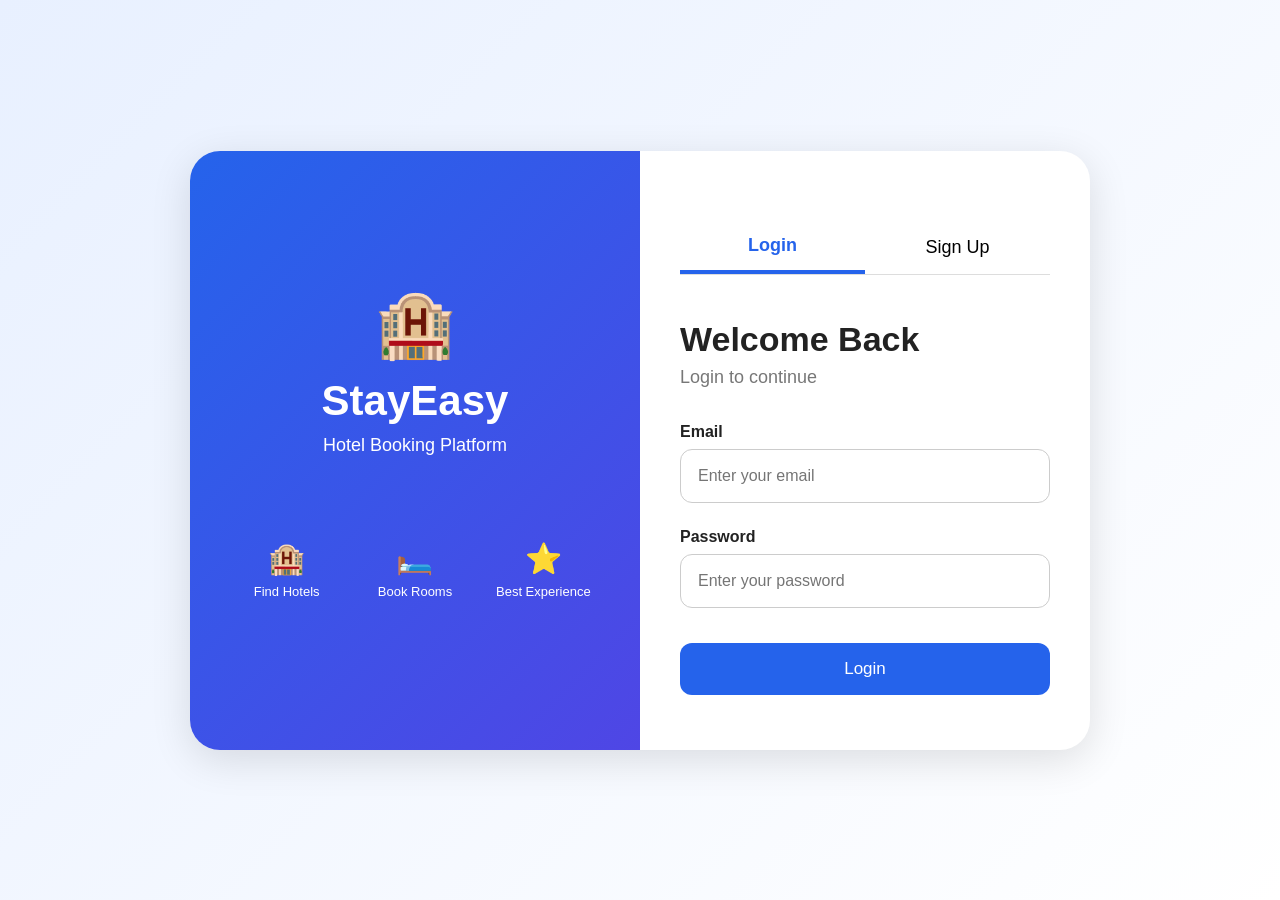
<file: index.html>
<!DOCTYPE html>
<html lang="en">

<head>

    <meta charset="UTF-8">

    <meta
        name="viewport"
        content="width=device-width, initial-scale=1.0"
    >

    <title>StayEasy - Hotel Booking Platform</title>

    <link rel="stylesheet" href="style.css">

</head>

<body class="login-page">

    <div class="auth-container">

        <!-- LEFT SIDE -->

        <div class="brand-section">

            <div class="brand-icon">
                🏨
            </div>

            <h1>
                StayEasy
            </h1>

            <p>
                Hotel Booking Platform
            </p>


            <div class="brand-info">

                <div>

                    <span>
                        🏨
                    </span>

                    <p>
                        Find Hotels
                    </p>

                </div>


                <div>

                    <span>
                        🛏️
                    </span>

                    <p>
                        Book Rooms
                    </p>

                </div>


                <div>

                    <span>
                        ⭐
                    </span>

                    <p>
                        Best Experience
                    </p>

                </div>

            </div>

        </div>


        <!-- RIGHT SIDE -->

        <div class="auth-box">

            <div class="auth-tabs">

                <button
                    id="loginTab"
                    class="active-tab"
                    onclick="showLogin()"
                >
                    Login
                </button>


                <button
                    id="signupTab"
                    onclick="showSignup()"
                >
                    Sign Up
                </button>

            </div>


            <!-- LOGIN FORM -->

            <div
                id="loginForm"
                class="auth-form"
            >

                <h2>
                    Welcome Back
                </h2>

                <p class="form-subtitle">
                    Login to continue
                </p>


                <label>
                    Email
                </label>

                <input
                    type="email"
                    id="loginEmail"
                    placeholder="Enter your email"
                >


                <label>
                    Password
                </label>

                <input
                    type="password"
                    id="loginPassword"
                    placeholder="Enter your password"
                >


                <button
                    class="primary-btn"
                    onclick="loginUser()"
                >
                    Login
                </button>


                <p
                    id="loginMessage"
                    class="message"
                ></p>

            </div>


            <!-- SIGNUP FORM -->

            <div
                id="signupForm"
                class="auth-form hidden"
            >

                <h2>
                    Create Account
                </h2>

                <p class="form-subtitle">
                    Register as a customer
                </p>


                <label>
                    Full Name
                </label>

                <input
                    type="text"
                    id="signupName"
                    placeholder="Enter your name"
                >


                <label>
                    Email
                </label>

                <input
                    type="email"
                    id="signupEmail"
                    placeholder="Enter your email"
                >


                <label>
                    Password
                </label>

                <input
                    type="password"
                    id="signupPassword"
                    placeholder="Create password"
                >


                <label>
                    Confirm Password
                </label>

                <input
                    type="password"
                    id="signupConfirmPassword"
                    placeholder="Confirm password"
                >


                <button
                    class="primary-btn"
                    onclick="signupUser()"
                >
                    Create Account
                </button>


                <p
                    id="signupMessage"
                    class="message"
                ></p>

            </div>

        </div>

    </div>


    <script src="script.js"></script>

</body>

</html>
</file>
<file: style.css>
* {
    margin: 0;
    padding: 0;
    box-sizing: border-box;
}

body {
    font-family: Arial, Helvetica, sans-serif;
    background: #f5f7fb;
    color: #222;
}


/* =========================
   LOGIN PAGE
========================= */

.login-page {
    min-height: 100vh;

    display: flex;

    justify-content: center;

    align-items: center;

    background: linear-gradient(
        135deg,
        #e8f0ff,
        #ffffff
    );
}


.auth-container {
    width: 900px;

    max-width: 95%;

    min-height: 550px;

    display: grid;

    grid-template-columns: 1fr 1fr;

    background: white;

    border-radius: 30px;

    overflow: hidden;

    box-shadow:
        0 10px 40px rgba(0,0,0,0.12);
}


/* LEFT BRAND */

.brand-section {
    background:
        linear-gradient(
            135deg,
            #2563eb,
            #4f46e5
        );

    color: white;

    padding: 60px 40px;

    text-align: center;

    display: flex;

    flex-direction: column;

    justify-content: center;
}


.brand-icon {
    font-size: 65px;

    margin-bottom: 15px;
}


.brand-section h1 {
    font-size: 42px;

    margin-bottom: 10px;
}


.brand-section > p {
    font-size: 18px;
}


.brand-info {

    display: grid;

    grid-template-columns:
        repeat(3, 1fr);

    gap: 15px;

    margin-top: 70px;
}


.brand-info div {
    padding: 15px 5px;
}


.brand-info span {
    font-size: 30px;
}


.brand-info p {
    margin-top: 8px;

    font-size: 13px;
}


/* RIGHT AUTH */

.auth-box {
    padding: 70px 40px 40px 40px;

    display: flex;

    flex-direction: column;

    justify-content: flex-start;
}


.auth-tabs {
    display: flex;

    border-bottom: 1px solid #ddd;

    margin-bottom: 45px;
}


.auth-tabs button {

    flex: 1;

    padding: 14px;

    border: none;

    background: transparent;

    cursor: pointer;

    font-size: 18px;
}


.active-tab {

    color: #2563eb !important;

    border-bottom:
        4px solid #2563eb !important;

    font-weight: bold;
}


.auth-form {

    display: flex;

    flex-direction: column;
}


.auth-form h2 {

    margin-bottom: 8px;

    font-size: 34px;
}


.form-subtitle {

    color: #777;

    margin-bottom: 35px;

    font-size: 18px;
}


.auth-form label {

    margin-bottom: 8px;

    font-weight: bold;

    font-size: 16px;
}


.auth-form input {

    width: 100%;

    padding: 17px;

    border:
        1px solid #ccc;

    border-radius: 12px;

    margin-bottom: 25px;

    font-size: 16px;

    outline: none;
}


.auth-form input:focus {

    border-color: #2563eb;

    box-shadow:
        0 0 0 3px
        rgba(37,99,235,0.1);
}


.primary-btn {

    width: 100%;

    padding: 16px;

    border: none;

    border-radius: 12px;

    background: #2563eb;

    color: white;

    font-size: 17px;

    cursor: pointer;

    margin-top: 10px;
}


.primary-btn:hover {

    background: #1d4ed8;
}


.message {

    margin-top: 15px;

    font-size: 14px;

    font-weight: bold;
}


.hidden {
    display: none !important;
}


/* =========================
   NAVBAR
========================= */

.navbar {

    min-height: 70px;

    background: white;

    display: flex;

    align-items: center;

    justify-content: space-between;

    padding: 0 5%;

    box-shadow:
        0 2px 10px
        rgba(0,0,0,0.08);

    position: sticky;

    top: 0;

    z-index: 100;
}


.logo {

    font-size: 23px;

    font-weight: bold;

    color: #2563eb;
}


.nav-links {

    display: flex;

    gap: 8px;

    flex-wrap: wrap;
}


.nav-links button {

    border: none;

    background: transparent;

    padding: 10px 13px;

    cursor: pointer;

    font-size: 14px;

    border-radius: 7px;
}


.nav-links button:hover {

    background: #eef3ff;

    color: #2563eb;
}


/* =========================
   HERO
========================= */

.hero {

    min-height: 420px;

    display: flex;

    align-items: center;

    padding: 50px 8%;

    background:
        linear-gradient(
            rgba(20,50,120,0.75),
            rgba(20,50,120,0.75)
        ),
        url(
            "https://images.unsplash.com/photo-1566073771259-6a8506099945?auto=format&fit=crop&w=1400&q=80"
        );

    background-size: cover;

    background-position: center;

    color: white;
}


.hero-content {

    max-width: 650px;
}


.small-title {

    font-size: 14px;

    letter-spacing: 2px;

    margin-bottom: 15px;
}


.hero h1 {

    font-size: 50px;

    margin-bottom: 20px;
}


.hero p {

    font-size: 18px;

    line-height: 1.6;
}


.hero-btn {

    margin-top: 25px;

    padding: 14px 25px;

    border: none;

    border-radius: 8px;

    background: white;

    color: #2563eb;

    font-weight: bold;

    cursor: pointer;
}


/* =========================
   FEATURES
========================= */

.features {

    padding: 45px 8%;

    display: grid;

    grid-template-columns:
        repeat(4, 1fr);

    gap: 20px;
}


.feature-card {

    background: white;

    padding: 30px 20px;

    border-radius: 12px;

    text-align: center;

    box-shadow:
        0 3px 15px
        rgba(0,0,0,0.06);
}


.feature-card span {

    font-size: 35px;
}


.feature-card h3 {

    margin: 15px 0 10px;
}


.feature-card p {

    color: #666;

    font-size: 14px;

    line-height: 1.5;
}


/* =========================
   PAGE HEADING
========================= */

.page-heading {

    padding:
        40px 7% 20px;
}


.page-heading h1 {

    font-size: 32px;

    margin-bottom: 8px;
}


.page-heading p {

    color: #666;
}


/* =========================
   SEARCH
========================= */

.search-panel {

    margin:
        10px 7% 35px;

    background: white;

    padding: 25px;

    border-radius: 12px;

    display: grid;

    grid-template-columns:
        repeat(4, 1fr);

    gap: 15px;

    align-items: end;

    box-shadow:
        0 3px 15px
        rgba(0,0,0,0.06);
}


.input-group {

    display: flex;

    flex-direction: column;
}


.input-group label {

    margin-bottom: 7px;

    font-weight: bold;

    font-size: 14px;
}


.input-group select {

    padding: 12px;

    border:
        1px solid #ccc;

    border-radius: 7px;

    background: white;
}


.search-btn {

    padding: 12px;

    background: #2563eb;

    color: white;

    border: none;

    border-radius: 7px;

    cursor: pointer;

    font-size: 15px;
}


/* =========================
   HOTEL CARDS
========================= */

.hotel-grid {

    padding:
        0 7% 50px;

    display: grid;

    grid-template-columns:
        repeat(3, 1fr);

    gap: 25px;
}


.hotel-card {

    background: white;

    border-radius: 12px;

    overflow: hidden;

    box-shadow:
        0 3px 15px
        rgba(0,0,0,0.08);
}


.hotel-image {

    height: 190px;

    width: 100%;

    object-fit: cover;
}


.hotel-content {

    padding: 20px;
}


.hotel-content h2 {

    margin-bottom: 7px;
}


.hotel-location {

    color: #777;

    font-size: 14px;

    margin-bottom: 12px;
}


.rating {

    color: #f59e0b;

    font-weight: bold;
}


.amenities {

    display: flex;

    flex-wrap: wrap;

    gap: 6px;

    margin: 15px 0;
}


.amenity {

    background: #eef3ff;

    color: #2563eb;

    padding: 6px 8px;

    border-radius: 5px;

    font-size: 12px;
}


.hotel-bottom {

    display: flex;

    align-items: center;

    justify-content: space-between;

    gap: 10px;
}


.price {

    font-size: 21px;

    font-weight: bold;

    color: #111;
}


.price small {

    font-size: 12px;

    color: #777;

    font-weight: normal;
}


.book-btn {

    padding: 10px 15px;

    border: none;

    border-radius: 7px;

    background: #2563eb;

    color: white;

    cursor: pointer;
}


/* =========================
   BOOKINGS
========================= */

.booking-list {

    padding:
        0 7% 50px;

    display: grid;

    gap: 18px;
}


.booking-card {

    background: white;

    padding: 22px;

    border-radius: 12px;

    box-shadow:
        0 3px 15px
        rgba(0,0,0,0.06);

    display: flex;

    justify-content: space-between;

    gap: 20px;

    align-items: center;
}


.booking-status {

    background: #dcfce7;

    color: #15803d;

    padding: 7px 12px;

    border-radius: 20px;

    font-size: 12px;

    font-weight: bold;
}


/* =========================
   MODAL
========================= */

.modal {

    position: fixed;

    inset: 0;

    background:
        rgba(0,0,0,0.6);

    display: flex;

    align-items: center;

    justify-content: center;

    z-index: 200;

    padding: 20px;
}


.modal-box {

    width: 500px;

    max-width: 100%;

    background: white;

    padding: 30px;

    border-radius: 15px;

    position: relative;

    max-height: 90vh;

    overflow-y: auto;
}


.modal-box h2 {

    margin-bottom: 20px;
}


.modal-box label {

    display: block;

    font-weight: bold;

    margin-top: 15px;

    margin-bottom: 6px;
}


.modal-box input,
.modal-box select {

    width: 100%;

    padding: 12px;

    border:
        1px solid #ccc;

    border-radius: 7px;
}


.close-btn {

    position: absolute;

    right: 15px;

    top: 10px;

    border: none;

    background: transparent;

    font-size: 30px;

    cursor: pointer;
}


/* =========================
   ADMIN
========================= */

.admin-main {

    padding-bottom: 50px;
}


.stats-grid {

    padding:
        20px 7%;

    display: grid;

    grid-template-columns:
        repeat(4, 1fr);

    gap: 20px;
}


.stat-card {

    background: white;

    padding: 25px;

    border-radius: 12px;

    box-shadow:
        0 3px 15px
        rgba(0,0,0,0.06);
}


.stat-card span {

    font-size: 30px;
}


.stat-card h2 {

    margin:
        10px 0 5px;

    font-size: 30px;
}


.stat-card p {

    color: #777;
}


.admin-info-box {

    background: white;

    margin:
        25px 7%;

    padding: 30px;

    border-radius: 12px;
}


.admin-info-box h2 {

    margin-bottom: 20px;
}


.admin-info-box li {

    margin: 12px 0;

    margin-left: 20px;
}


/* ADMIN HOTELS */

#adminHotelList {

    padding:
        10px 7%;
}


.admin-hotel-card {

    background: white;

    padding: 20px;

    margin-bottom: 15px;

    border-radius: 10px;

    display: grid;

    grid-template-columns:
        2fr 1fr 1fr 1fr;

    align-items: center;

    gap: 15px;

    box-shadow:
        0 2px 10px
        rgba(0,0,0,0.05);
}


.available {

    color: #15803d;

    font-weight: bold;
}


.unavailable {

    color: #dc2626;

    font-weight: bold;
}


.toggle-btn {

    padding: 9px 12px;

    border: none;

    border-radius: 6px;

    cursor: pointer;

    background: #2563eb;

    color: white;
}


/* ADMIN BOOKINGS */

.admin-booking-list {

    padding:
        10px 7%;
}


.admin-booking-card {

    background: white;

    padding: 22px;

    border-radius: 10px;

    margin-bottom: 15px;

    box-shadow:
        0 2px 10px
        rgba(0,0,0,0.05);
}


.admin-booking-card h3 {

    margin-bottom: 10px;
}


.admin-booking-card p {

    margin: 6px 0;

    color: #555;
}


.admin-actions {

    display: flex;

    gap: 10px;

    margin-top: 15px;
}


.approve-btn,
.reject-btn {

    padding: 9px 14px;

    border: none;

    border-radius: 6px;

    color: white;

    cursor: pointer;
}


.approve-btn {

    background: #16a34a;
}


.reject-btn {

    background: #dc2626;
}


/* REVIEWS */

#adminReviewList {

    padding:
        10px 7%;
}


.review-card {

    background: white;

    padding: 20px;

    margin-bottom: 15px;

    border-radius: 10px;

    box-shadow:
        0 2px 10px
        rgba(0,0,0,0.05);
}


.review-stars {

    color: #f59e0b;

    margin: 8px 0;
}


/* EMPTY MESSAGE */

.empty-message {

    background: white;

    padding: 40px;

    border-radius: 10px;

    text-align: center;

    color: #777;
}


/* =========================
   RESPONSIVE
========================= */

@media (max-width: 900px) {

    .auth-container {

        grid-template-columns: 1fr;
    }


    .brand-section {

        display: none;
    }


    .features {

        grid-template-columns:
            repeat(2, 1fr);
    }


    .hotel-grid {

        grid-template-columns:
            repeat(2, 1fr);
    }


    .search-panel {

        grid-template-columns:
            repeat(2, 1fr);
    }


    .stats-grid {

        grid-template-columns:
            repeat(2, 1fr);
    }


    .admin-hotel-card {

        grid-template-columns:
            1fr 1fr;
    }

}


@media (max-width: 600px) {

    .navbar {

        flex-direction: column;

        gap: 10px;

        padding: 15px;
    }


    .nav-links {

        justify-content: center;
    }


    .hero h1 {

        font-size: 35px;
    }


    .features {

        grid-template-columns: 1fr;
    }


    .hotel-grid {

        grid-template-columns: 1fr;
    }


    .search-panel {

        grid-template-columns: 1fr;
    }


    .stats-grid {

        grid-template-columns: 1fr;
    }


    .booking-card {

        flex-direction: column;

        align-items: flex-start;
    }


    .admin-hotel-card {

        grid-template-columns: 1fr;
    }

}
</file>
